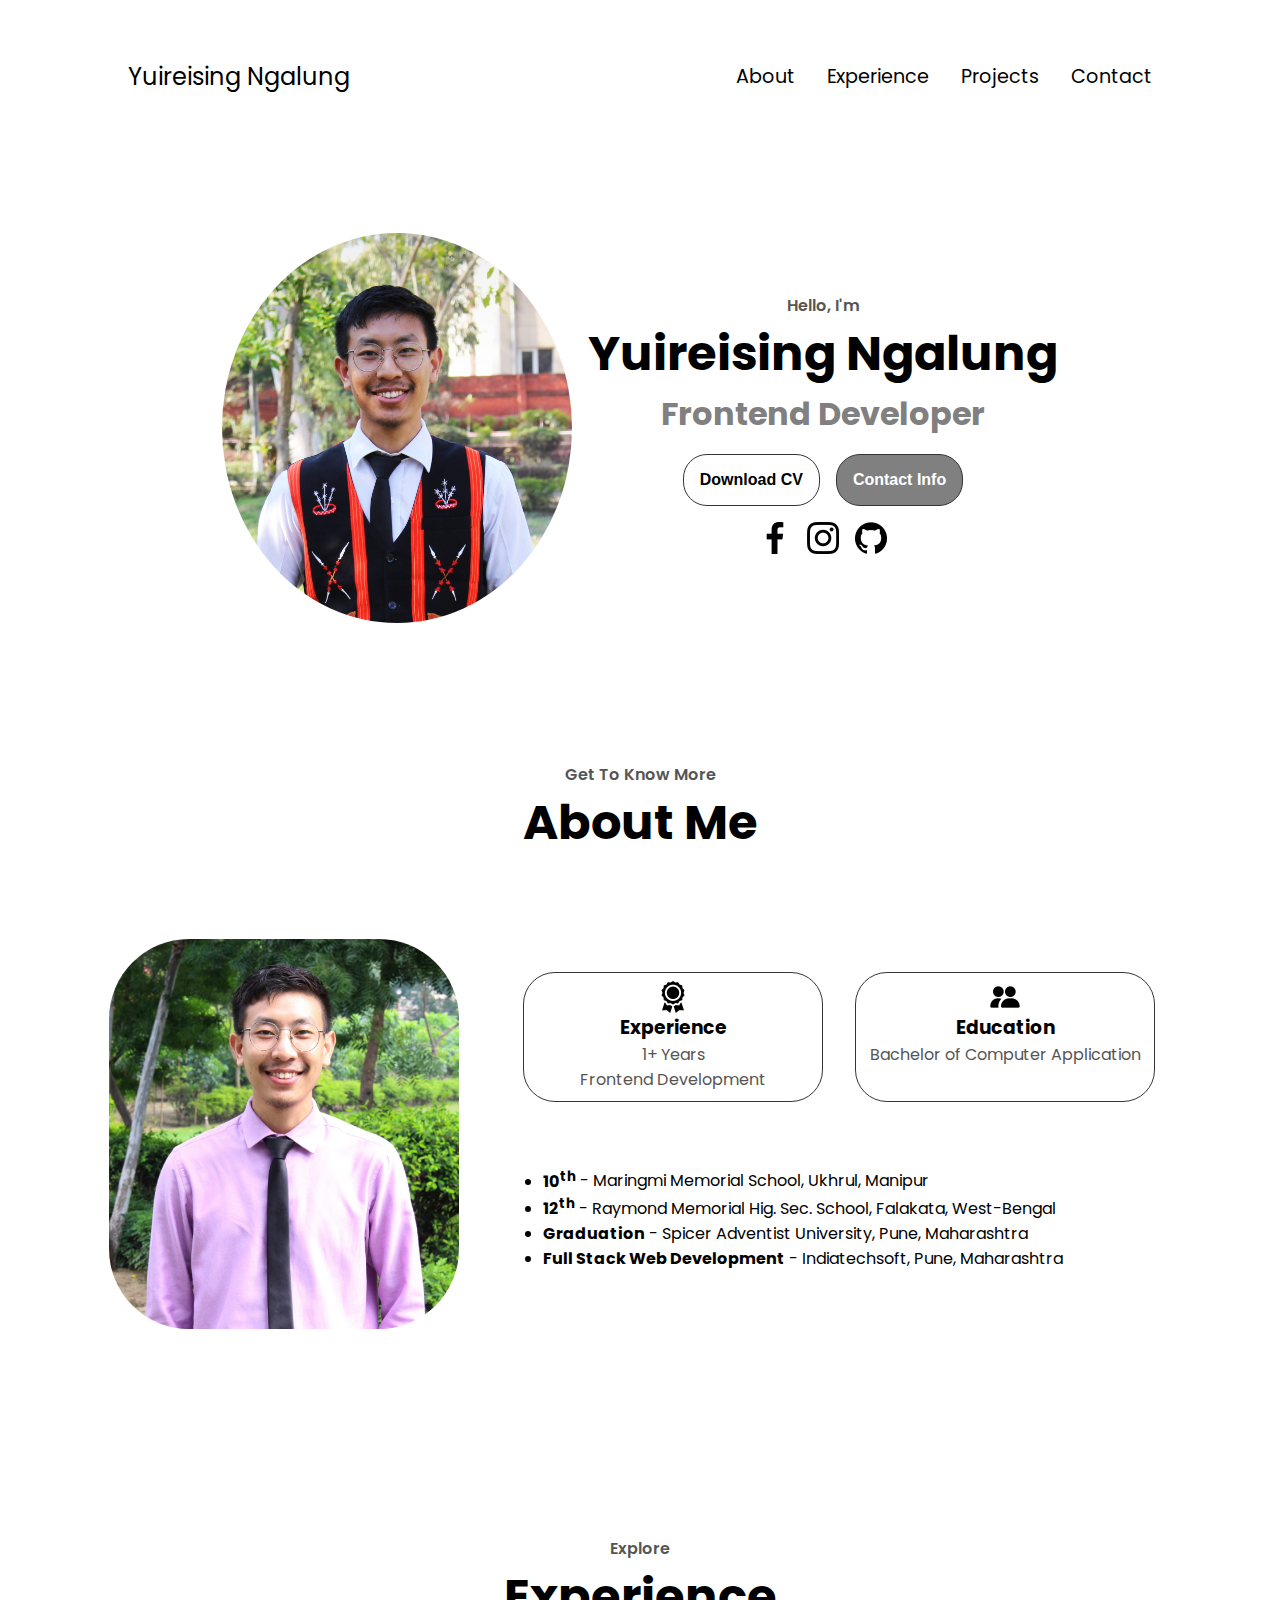
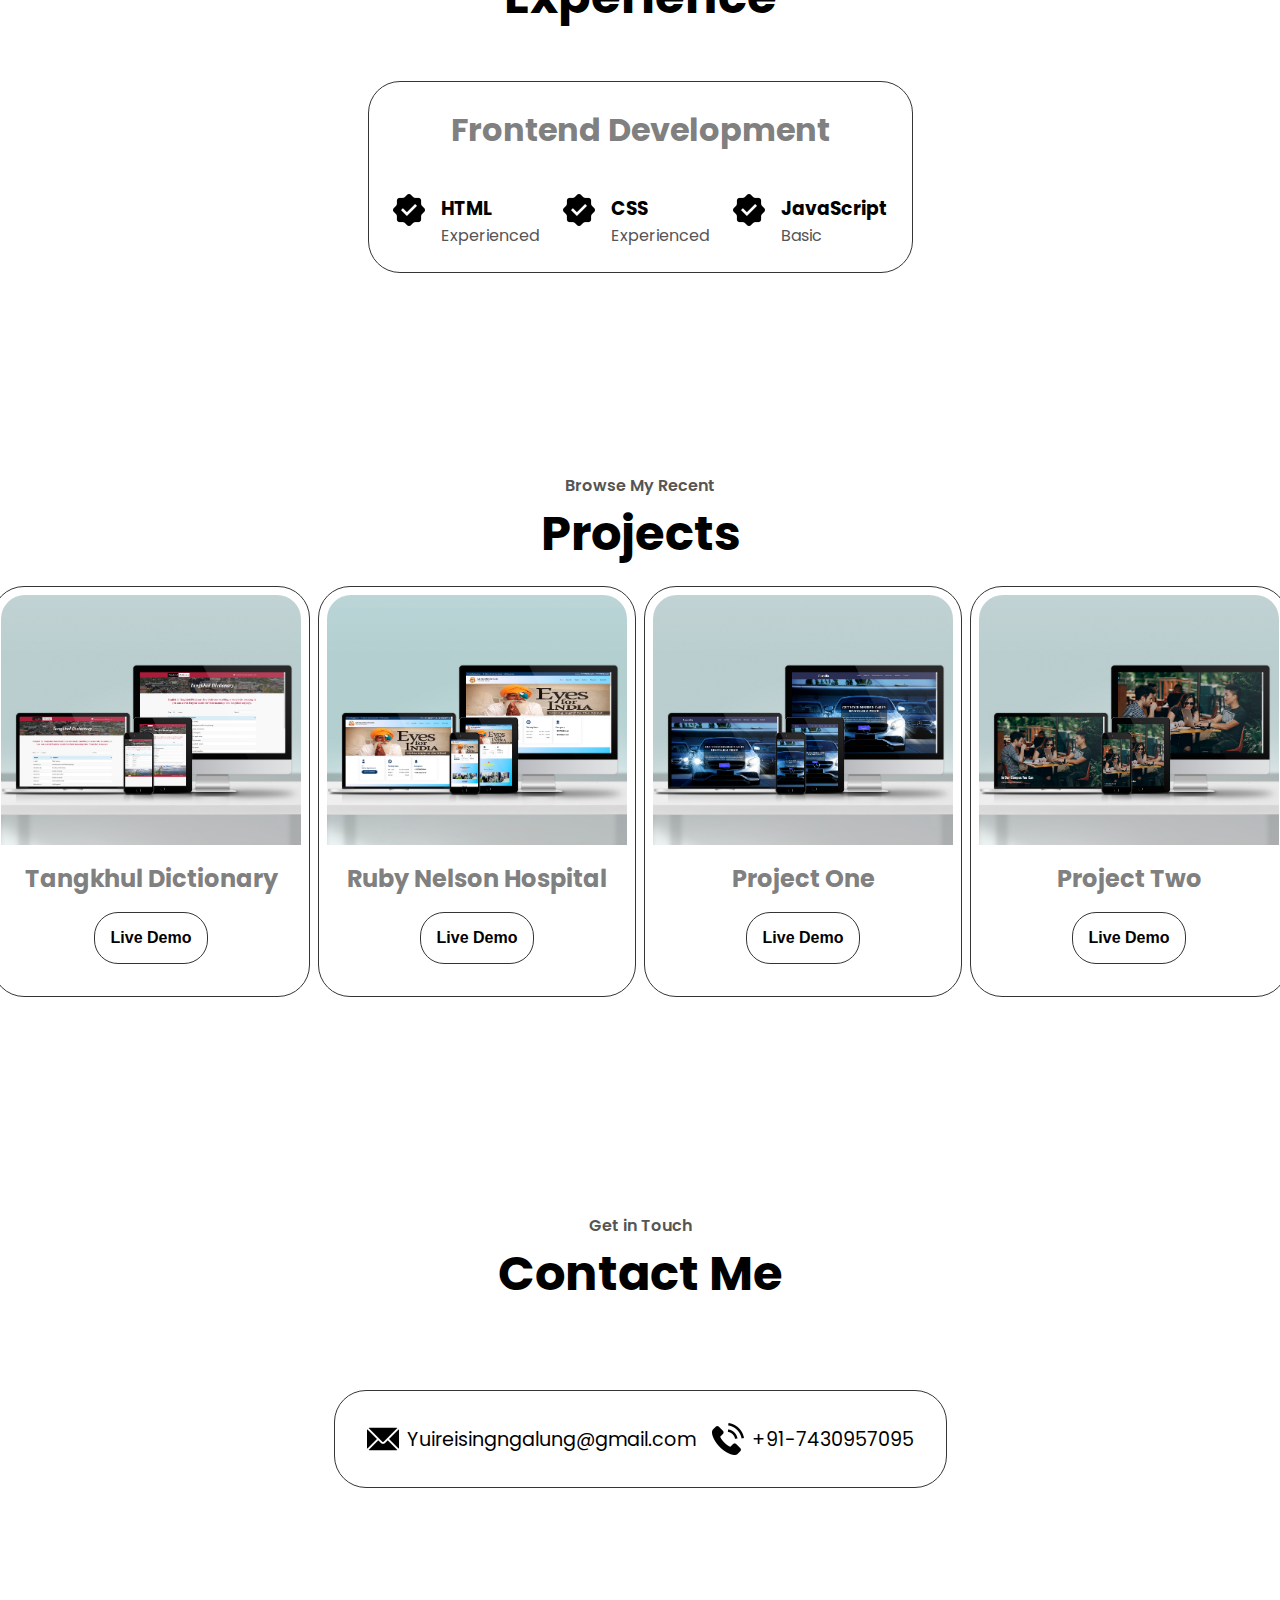
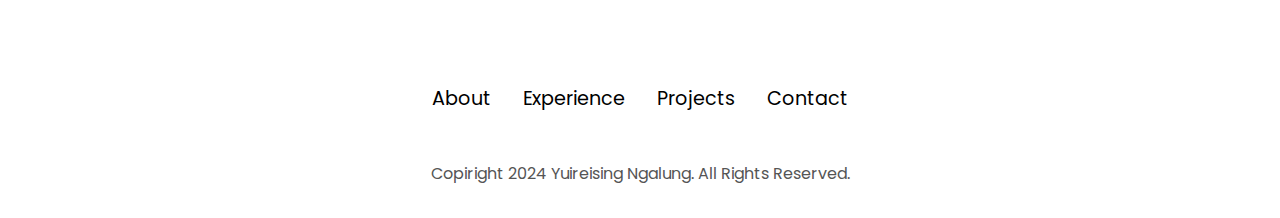
<file: index.html>
<!DOCTYPE html>
<html lang="en">
  <head>
    <meta charset="UTF-8" />
    <meta name="viewport" content="width=device-width, initial-scale=1.0" />
    <title>My Portfolio</title>
    <link rel="stylesheet" href="css/style.css" />
    <link rel="stylesheet" href="css/mediaquery.css" />
    <script src="js/script.js"></script>
  </head>
  <body>
    <!-- =======Desktop Nav============ -->
    <div class="container desktop-view">
      <nav id="desktop-nav">
        <div class="logo">Yuireising Ngalung</div>
        <div>
          <ul class="nav-links">
            <li><a href="#about">About</a></li>
            <li><a href="#experience">Experience</a></li>
            <li><a href="#projects">Projects</a></li>
            <li><a href="#contact">Contact</a></li>
          </ul>
        </div>
      </nav>
    </div>

    <!-- ===========Mobile Nav============ -->
    <div class="container mobile-view">
      <nav id="mobile-nav">
        <div class="logo">Yuireising Ngalung</div>
        <div onclick="showmenu()">
          <svg
            xmlns="http://www.w3.org/2000/svg"
            height="3rem"
            viewBox="0 -960 960 960"
            width="3rem"
            fill="#5f6368"
          >
            <path
              d="M120-240v-80h720v80H120Zm0-200v-80h720v80H120Zm0-200v-80h720v80H120Z"
            />
          </svg>
        </div>
        <div class="menu-links sidemenu">
          <div onclick="hidemenu()">
            <svg
              xmlns="http://www.w3.org/2000/svg"
              height="3rem"
              viewBox="0 -960 960 960"
              width="3rem"
              fill="#5f6368"
            >
              <path
                d="m256-200-56-56 224-224-224-224 56-56 224 224 224-224 56 56-224 224 224 224-56 56-224-224-224 224Z"
              />
            </svg>
          </div>
          <ul>
            <li><a href="#about">About</a></li>
            <li><a href="#experience">Experience</a></li>
            <li><a href="#projects">Projects</a></li>
            <li><a href="#contact">Contact</a></li>
          </ul>
        </div>
      </nav>
    </div>
    <!-- =============Hero Section============ -->
    <div class="container hero_section">
      <div class="hero_section_left">
        <img
          src="./assets/profilepic.jpeg"
          loading="lazy"
          alt="Yuireising Ngalung"
        />
      </div>
      <div class="hero_section_right">
        <p class="section_p">Hello, I'm</p>
        <h1 class="title">Yuireising Ngalung</h1>
        <h2 class="section_sub_title">Frontend Developer</h2>
        <div class="hero_section_buttons">
          <button class="button_transparent">Download CV</button>
          <button class="button_color" onclick="location.href='#contact'">
            Contact Info
          </button>
        </div>
        <div class="hero_section_social_media">
          <img
            src="./assets/facebook.png"
            alt="Yuireising Ngalung"
            class="icon"
            onclick="location.href='https://www.facebook.com/yuireising.ngalung'"
          />
          <img
            src="./assets/instagram.png"
            alt="Yuireising Ngalung"
            class="icon"
            onclick="location.href='https://www.instagram.com/yuireising'"
          />
          <img
            src="./assets/github.png"
            alt="Yuireising Ngalung"
            class="icon"
            onclick="location.href='https://github.com/Yuireising-Ngalung/'"
          />
        </div>
      </div>
    </div>

    <!-- =============About Section============ -->
    <section id="about">
      <div class="container">
        <p class="section_p">Get To Know More</p>
        <h1 class="title">About Me</h1>
        <div class="about_section">
          <div class="about_section_left">
            <img
              src="./assets/about.jpeg"
              loading="lazy"
              alt="Yuireising Ngalung"
            />
          </div>
          <div class="about_section_right">
            <div class="experience_education_container">
              <div class="about_experience_education">
                <img src="./assets/experience.png" alt="" class="icon" />
                <h3>Experience</h3>
                <p>1+ Years</p>
                <p>Frontend Development</p>
              </div>
              <div class="about_experience_education">
                <img src="./assets/education.png" alt="" class="icon" />
                <h3>Education</h3>
                <p>Bachelor of Computer Application</p>
              </div>
            </div>
            <p>
              <ul style="padding-inline: 20px;">
                <li><b>10<sup>th</sup></b> - Maringmi Memorial School, Ukhrul, Manipur</li>
                <li><b>12<sup>th</sup></b> - Raymond Memorial Hig. Sec. School, Falakata, West-Bengal</li>
                <li><b>Graduation</b> - Spicer Adventist University, Pune, Maharashtra</li>
                <li><b>Full Stack Web Development</b> - Indiatechsoft, Pune, Maharashtra</li>
              </ul>
            </p>
          </div>
        </div>
      </div>
    </section>

    <!-- =================Experience Section============ -->
    <section id="experience">
      <div class="container">
        <p class="section_p">Explore</p>
        <h1 class="title">Experience</h1>
        <div class="experience_section">
          <div class="experience_skill">
            <h2 class="section_sub_title">Frontend Development</h2>
            <div class="skill">
              <div class="experience_skill_container">
                <img src="./assets/checked.png" alt="" class="icon" />
                <div>
                  <h3>HTML</h3>
                  <p>Experienced</p>
                </div>
              </div>
              <div class="experience_skill_container">
                <img src="./assets/checked.png" alt="" class="icon" />
                <div>
                  <h3>CSS</h3>
                  <p>Experienced</p>
                </div>
              </div>
              <div class="experience_skill_container">
                <img src="./assets/checked.png" alt="" class="icon" />
                <div>
                  <h3>JavaScript</h3>
                  <p>Basic</p>
                </div>
              </div>
            </div>
          </div>
        </div>
      </div>
    </section>

    <!-- =============Project Section============== -->
    <section id="projects">
      <div class="container">
        <p class="section_p">Browse My Recent</p>
        <h1 class="title">Projects</h1>
        <div class="projects_container">
          <div class="projects_card">
            <img
              src="./assets/projects/Tangkhul Dictionary.jpg"
              loading="lazy"
              alt="Tangkhul Dictionary Project"
            />
            <h2 class="section_sub_title">Tangkhul Dictionary</h2>
            <button
              class="button_transparent"
              onclick="location.href='https://rnmh.org/tangkhuldictionary/'"
            >
              Live Demo
            </button>
          </div>
          <div class="projects_card">
            <img src="./assets/projects/rnmh.jpg" loading="lazy" alt="" />
            <h2 class="section_sub_title">Ruby Nelson Hospital</h2>
            <button
              class="button_transparent"
              onclick="location.href='https://rnmh.org'"
            >
              Live Demo
            </button>
          </div>
          <div class="projects_card">
            <img src="./assets/projects/Project-1.jpg" loading="lazy" alt="" />
            <h2 class="section_sub_title">Project One</h2>
            <button
              class="button_transparent"
              onclick="location.href='https://yuireising-project-1.netlify.app/'"
            >
              Live Demo
            </button>
          </div>
          <div class="projects_card">
            <img src="./assets/projects/Project-2.jpg" loading="lazy" alt="" />
            <h2 class="section_sub_title">Project Two</h2>
            <button
              class="button_transparent"
              onclick="location.href='https://yuireising-project-2.netlify.app/'"
            >
              Live Demo
            </button>
          </div>
        </div>
      </div>
    </section>

    <!-- ==============Contact Section============== -->
    <section id="contact">
      <div class="container">
        <p class="section_p">Get in Touch</p>
        <h1 class="title">Contact Me</h1>
        <div class="main_contact_container">
          <div class="contact_container">
            <div class="mail_phone">
              <img src="./assets/email.png" alt="" class="icon" />
              <a href="mailto:yuireisingngalung@gmail.com"
                >Yuireisingngalung@gmail.com</a
              >
            </div>
            <div class="mail_phone">
              <img src="./assets/phone.png" alt="" class="icon" />
              <a href="tel:+91 7430957095">+91-7430957095</a>
            </div>
          </div>
        </div>
      </div>
    </section>

    <!-- ======Important Link Section============ -->
    <div class="container important_link">
      <a href="#about">About</a>
      <a href="#experience">Experience</a>
      <a href="#projects">Projects</a>
      <a href="#contact">Contact</a>
    </div>

    <!-- ==============footer section===============-->
    <div class="container footer">
      <p>Copiright 2024 Yuireising Ngalung. All Rights Reserved.</p>
    </div>
  </body>
</html>
</file>
<file: css/style.css>
@import url("https://fonts.googleapis.com/css2?family=Poppins:wght@100;300;400;500;600&display=swap");

:root {
  --white: white;
  --black: black;
  --grey: grey;
}

* {
  margin: 0;
  padding: 0;
  box-sizing: border-box;
  /* outline: 1px solid red; */
}

html {
  scroll-behavior: smooth;
}

body {
  font-family: "Poppins", sans-serif;
}

a {
  font-size: 1.2rem;
}

p {
  color: rgb(85, 85, 85);
}

.container {
  max-width: 1024px;
  margin: auto;
}

section {
  padding: 100px 0;
}

.button_transparent {
  padding: 1rem;
  font-size: 1rem;
  border-radius: 1.5rem;
  background-color: var(--white);
  border: 0.1rem solid rgb(53, 53, 53);
  font-weight: 600;
}

.button_transparent:hover {
  background-color: var(--grey);
  color: var(--white);
}

.button_color {
  padding: 1rem;
  font-size: 1rem;
  border-radius: 1.5rem;
  background-color: var(--grey);
  border: 0.1rem solid rgb(53, 53, 53);
  color: var(--white);
  font-weight: 600;
}

.button_color:hover {
  background-color: var(--black);
  color: var(--white);
}
/* ===========desktop nav==================== */
#desktop-nav {
  display: flex;
  justify-content: space-between;
  align-items: center;
}

.nav-links {
  display: flex;
  list-style: none;
  gap: 2rem;
}

.logo {
  font-size: 1.5rem;
}
.nav-links li {
  height: 17vh;
}

.nav-links li a {
  text-decoration: none;
  display: flex;
  justify-content: center;
  align-items: center;
  height: 100%;
  color: var(--black);
}

.nav-links li a:hover {
  text-decoration: underline;
  text-underline-offset: 1rem;
  color: var(--grey);
}

/* =============Mobile nav============== */
.mobile-view {
  display: none;
}
#mobile-nav {
  display: flex;
  justify-content: space-between;
  align-items: center;
  height: 17vh;
}

.menu-links {
  padding: 2rem;
  position: fixed;
  z-index: 999;
  height: 100vh;
  width: 250px;
  top: 0;
  right: 0;
  display: flex;
  flex-direction: column;
  align-items: center;
  justify-content: flex-start;
  gap: 2rem;
  background-color: var(--white);
  box-shadow: -10px 0 10px rgba(0, 0, 0, 0.1);
  display: none;
}

.menu-links ul {
  list-style: none;
}

.menu-links ul li {
  margin: 1rem auto;
  padding: 1rem;
}

.menu-links ul li a {
  text-decoration: none;
  color: var(--black);
}

@media only screen and (max-width: 1200px) {
  .mobile-view {
    display: block;
    width: 85%;
  }

  .desktop-view {
    display: none;
  }
}

/* @media only screen and (max-width: 400px) {
  .menu-links {
    width: 100%;
  }
} */

/* ==============Hero Section=============== */
.hero_section {
  margin-top: 5rem;
  margin-bottom: 2rem;
  display: flex;
  gap: 1rem;
  justify-content: center;
  align-items: center;
}

.hero_section_left img {
  width: 350px;
  height: 390px;
  border-radius: 50%;
  object-fit: cover;
}

.section_p {
  text-align: center;
  font-weight: 600;
}

.title {
  text-align: center;
  font-size: 3rem;
}

.section_sub_title {
  text-align: center;
  font-size: 2rem;
  color: var(--grey);
}

.hero_section_buttons {
  display: flex;
  justify-content: center;
  align-items: center;
  gap: 1rem;
  margin: 1rem 0;
}

.hero_section_social_media {
  display: flex;
  justify-content: center;
  align-items: center;
  gap: 1rem;
  margin: 1rem 0;
}

.icon {
  height: 2rem;
  cursor: pointer;
}

/* =============About Section=============== */
.about_section {
  display: flex;
  justify-content: center;
  align-items: center;
  gap: 3rem;
  margin-top: 5rem;
}

.about_section_left img {
  width: 350px;
  height: 390px;
  border-radius: 5rem;
  object-fit: cover;
}

.about_section_right {
  display: flex;
  flex-direction: column;
  justify-content: center;
  gap: 2rem;
  padding: 1rem;
}

.experience_education_container {
  display: flex;
  justify-content: center;
  align-items: center;
  gap: 2rem;
}

.about_experience_education {
  padding: 0.5rem;
  border: 0.1rem solid rgb(53, 53, 53);
  border-radius: 2rem;
  width: 300px;
  height: 130px;
}

.about_experience_education {
  display: flex;
  flex-direction: column;
  align-items: center;
}

/* ========Experience Section============= */

.experience_skill {
  border: 0.1rem solid rgb(53, 53, 53);
  padding: 1.5rem;
  border-radius: 2rem;
  margin-top: 3rem;
}
.experience_section {
  display: flex;
  justify-content: center;
  align-items: center;
}

.skill {
  display: flex;
  gap: 1.5rem;
  margin-top: 2.5rem;
}

.experience_skill_container {
  display: flex;
  gap: 1rem;
}

/* ===============Projects section=============== */
.projects_container {
  display: flex;
  gap: 0.5rem;
  justify-content: center;
  align-items: center;
  padding: 1rem;
}

.projects_card {
  border: 0.1rem solid rgb(53, 53, 53);
  border-radius: 2rem;
  padding: 0.5rem 0.5rem 2rem;
  display: flex;
  flex-direction: column;
  justify-content: center;
  align-items: center;
}

.projects_card img {
  width: 300px;
  height: 250px;
  border-radius: 1.5rem 1.5rem 0 0;
  object-fit: cover;
}

.projects_card h2 {
  margin: 1rem 0;
  font-size: 1.5rem;
}

/* =============Contact Section============ */
.main_contact_container {
  display: flex;
  justify-content: center;
  align-items: center;
  width: 100%;
  padding: 5rem;
}
.contact_container {
  display: flex;
  justify-content: center;
  align-items: center;
  border: 0.1rem solid rgb(53, 53, 53);
  border-radius: 2rem;
  padding: 2rem;
  gap: 1rem;
}

.mail_phone {
  display: flex;
  justify-content: center;
  align-items: center;
  gap: 0.5rem;
}

.mail_phone a {
  text-decoration: none;
  color: var(--black);
}

.mail_phone a:hover {
  color: var(--grey);
  text-decoration: underline;
  text-underline-offset: 1rem;
}
/* =============Important links======= */
.important_link {
  display: flex;
  justify-content: center;
  align-items: center;
  gap: 2rem;
  padding: 1rem;
}

.important_link a {
  text-decoration: none;
  color: var(--black);
}

.important_link a:hover {
  color: var(--grey);
  text-decoration: underline;
  text-underline-offset: 1rem;
}

/* ===============Footer Section============== */
.footer {
  display: flex;
  justify-content: center;
  align-items: center;
  padding-block: 2rem;
}
</file>
<file: css/mediaquery.css>
@media screen and (max-width: 1030px) {
  .projects_container {
    display: flex;
    flex-wrap: wrap;
  }
}

/* @media screen and (max-width: 1000px) {
  .experience_education_container {
    display: flex;
    flex-wrap: wrap;
  }
} */

@media screen and (max-width: 800px) {
  .hero_section {
    display: flex;
    flex-wrap: wrap;
  }

  .about_section {
    display: flex;
    flex-wrap: wrap;
  }
}

@media screen and (max-width: 550px) {
  .skill,
  .contact_container,
  .experience_education_container {
    flex-wrap: wrap;
    align-items: center;
    justify-content: center;
  }

  .contact_container {
    width: 300px;

    a {
      font-size: 1rem;
    }
  }

  .important_link {
    display: flex;
    flex-direction: column;
    justify-content: center;
    align-items: center;
  }

  .hero_section_left img {
    width: 300px;
    height: 320px;
  }

  .about_section_left img {
    width: 300px;
    height: 320px;
  }

  .experience_skill {
    width: 300px;
  }

  .hero_section_right {
    margin-top: 2.5rem;
  }
  .about_section_right p {
    padding-inline: 1.5rem;
  }

  .footer p {
    padding-inline: 1.5rem;
  }
}
</file>
